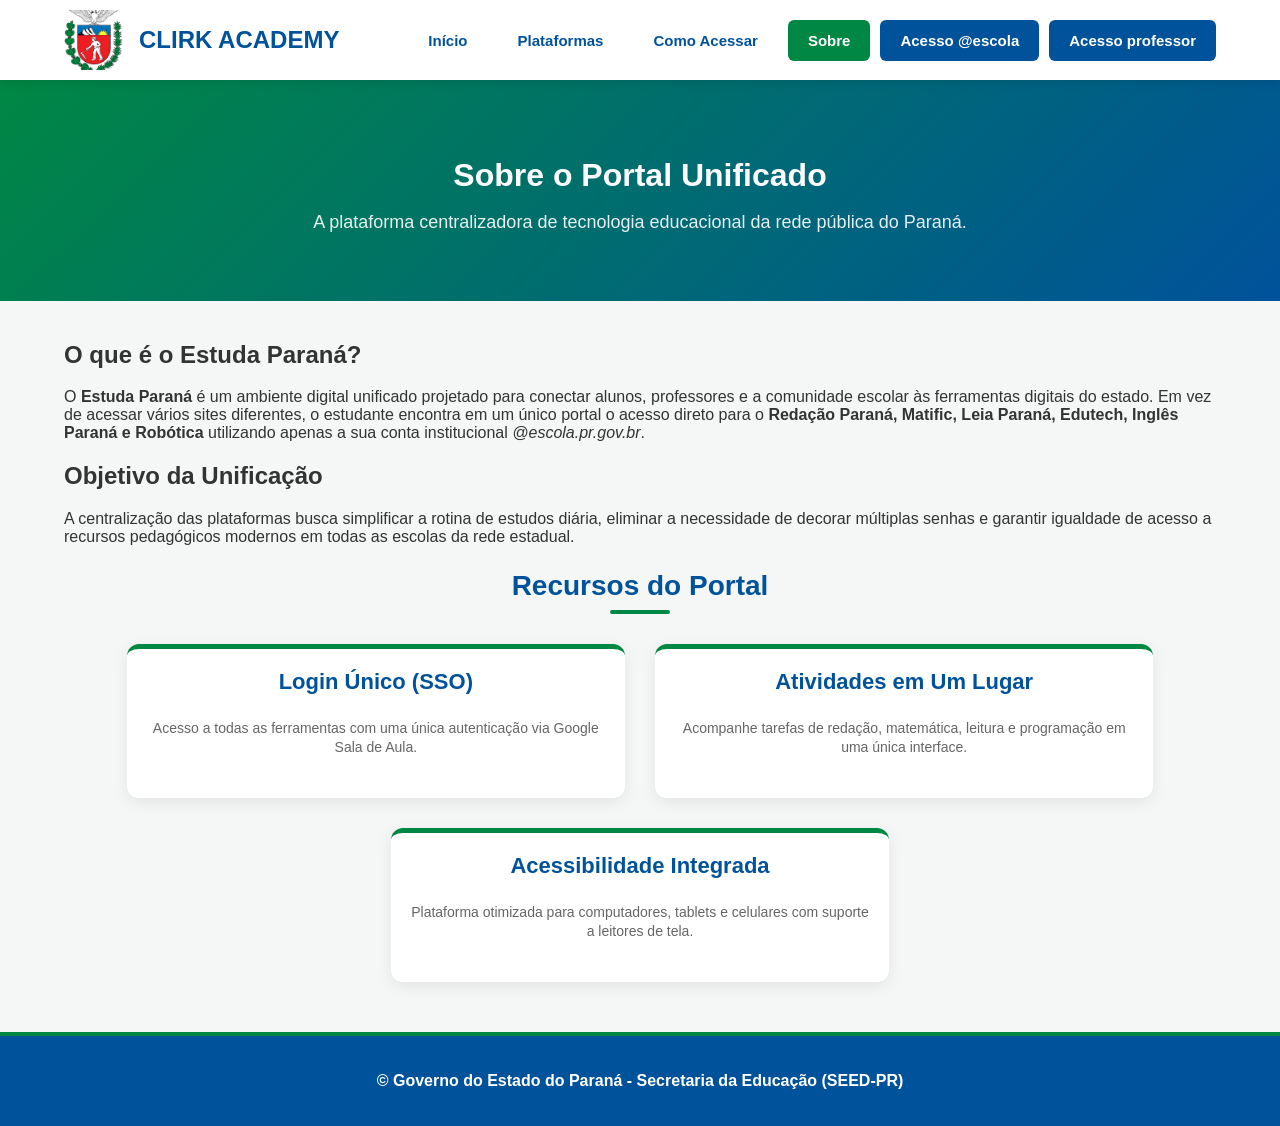
<file: sobre.html>
<!DOCTYPE html>
<html lang="pt-BR">
    <head>
        <title>Sobre - Portal Unificado de Estudos PR</title>
        <meta charset="utf-8">
        <meta name="viewport" content="width=device-width, initial-scale=1.0">
        <link rel="icon" type="image/png" href="img/logo-parana.png">
        <link rel="stylesheet" type="text/css" href="style.css">
    </head>
    <body>
        <!-- Cabeçalho -->
        <header class="header">
            <nav class="nav">
                <div class="nav-brand">
                    <img src="img/logo-parana.png" alt="Logotipo do Governo do Paraná" class="nav-logo">
                    <h1>Clirk Academy</h1>
                </div>

                <div class="nav-items">
                    <button class="manu"><img src="img/menu-icon.png" alt="Menu"></button>
                    <a href="index.html" class="nav-button">Início</a>
                    <a href="plataformas.html" class="nav-button">Plataformas</a>
                    <a href="tutoriais.html" class="nav-button">Como Acessar</a>
                    <a href="sobre.html" class="nav-button active">Sobre</a>
                    <a href="loginNew/index.php" class="nav-button btn-login">Acesso @escola</a>
                    <a href="loginNew/professor/index.php" class="nav-button btn-login">Acesso professor</a>
                </div>
            </nav>
        </header>

        <!-- Banner Interno -->
        <section class="banner banner-interno">
            <div class="banner-content">
                <h2>Sobre o Portal Unificado</h2>
                <p>A plataforma centralizadora de tecnologia educacional da rede pública do Paraná.</p>
            </div>
        </section>

        <!-- Conteúdo Principal -->
        <main class="main">
            <!-- Box Principal: O que é a Plataforma -->
            <section class="about-box">
                <h2 class="text-subtitle">O que é o Estuda Paraná?</h2>
                <p>O <strong>Estuda Paraná</strong> é um ambiente digital unificado projetado para conectar alunos, professores e a comunidade escolar às ferramentas digitais do estado. Em vez de acessar vários sites diferentes, o estudante encontra em um único portal o acesso direto para o <strong>Redação Paraná, Matific, Leia Paraná, Edutech, Inglês Paraná e Robótica</strong> utilizando apenas a sua conta institucional <em>@escola.pr.gov.br</em>.</p>
            </section>

            <!-- Box do Objetivo Central -->
            <section class="about-box">
                <h2 class="text-subtitle">Objetivo da Unificação</h2>
                <p>A centralização das plataformas busca simplificar a rotina de estudos diária, eliminar a necessidade de decorar múltiplas senhas e garantir igualdade de acesso a recursos pedagógicos modernos em todas as escolas da rede estadual.</p>
            </section>

            <!-- Grid de Recursos Unificados (Boxes) -->
            <h2 class="text">Recursos do Portal</h2>
            <div class="atractions">
                <div class="at box-card">
                    <div class="card-body">
                        <figcaption class="fig">Login Único (SSO)</figcaption>
                        <p class="card-desc">Acesso a todas as ferramentas com uma única autenticação via Google Sala de Aula.</p>
                    </div>
                </div>

                <div class="at box-card">
                    <div class="card-body">
                        <figcaption class="fig">Atividades em Um Lugar</figcaption>
                        <p class="card-desc">Acompanhe tarefas de redação, matemática, leitura e programação em uma única interface.</p>
                    </div>
                </div>

                <div class="at box-card">
                    <div class="card-body">
                        <figcaption class="fig">Acessibilidade Integrada</figcaption>
                        <p class="card-desc">Plataforma otimizada para computadores, tablets e celulares com suporte a leitores de tela.</p>
                    </div>
                </div>
            </div>
        </main>

        <!-- Rodapé -->
        <footer class="footer">
            <p><strong>© Governo do Estado do Paraná - Secretaria da Educação (SEED-PR)</strong></p>
        </footer>
    </body>
</html>
</file>
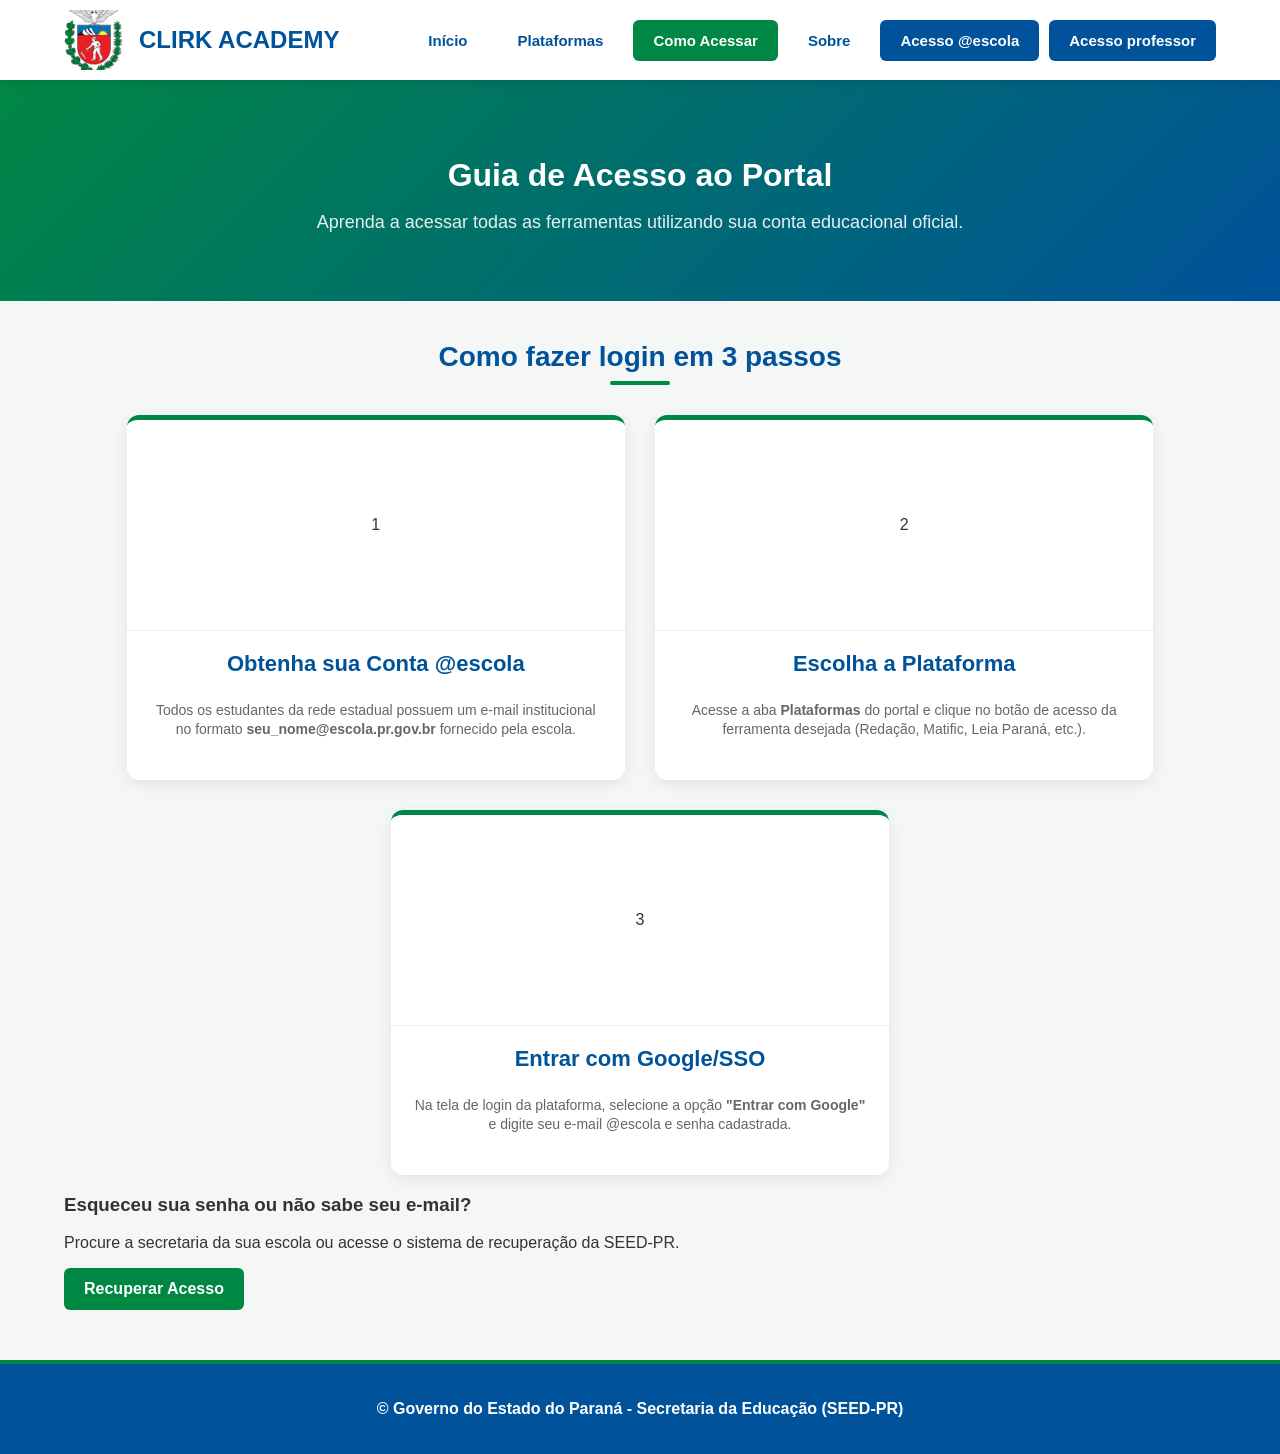
<file: tutoriais.html>
<html>
    <head>
        <title> </title>
    </head>
    <style type="text/css">
        .img{
            width: 30px;
            height: 30px;
        }
    </style>
<!DOCTYPE html>
    <html lang="pt-BR">
        <head>
            <title>Como Acessar - Portal Unificado de Estudos PR</title>
            <meta charset="utf-8">
            <meta name="viewport" content="width=device-width, initial-scale=1.0">
            <link rel="icon" type="image/png" href="img/logo-parana.png">
            <link rel="stylesheet" type="text/css" href="style.css">
        </head>
        <body>
            <!-- Cabeçalho -->
            <header class="header">
                <nav class="nav">
                    <div class="nav-brand">
                        <img src="img/logo-parana.png" alt="Logotipo do Governo do Paraná" class="nav-logo">
                        <h1>Clirk Academy</h1>
                    </div>
    
                    <div class="nav-items">
                        <button class="manu"><img src="img/menu-icon.png" alt="Menu"></button>
                        <a href="index.html" class="nav-button">Início</a>
                        <a href="plataformas.html" class="nav-button">Plataformas</a>
                        <a href="tutoriais.html" class="nav-button active">Como Acessar</a>
                        <a href="sobre.html" class="nav-button">Sobre</a>
                        <a href="loginNew/index.php" class="nav-button btn-login">Acesso @escola</a>
                        <a href="loginNew/professor/index.php" class="nav-button btn-login">Acesso professor</a>
                    </div>
                </nav>
            </header>
    
            <!-- Banner Interno -->
            <section class="banner banner-interno">
                <div class="banner-content">
                    <h2>Guia de Acesso ao Portal</h2>
                    <p>Aprenda a acessar todas as ferramentas utilizando sua conta educacional oficial.</p>
                </div>
            </section>
    
            <!-- Conteúdo Principal com Passo a Passo -->
            <main class="main">
                <h2 class="text">Como fazer login em 3 passos</h2>
                
                <div class="atractions">
                    <!-- Passo 1 -->
                    <div class="at box-card">
                        <div class="card-header step-header">
                            <span class="step-number">1</span>
                        </div>
                        <div class="card-body">
                            <figcaption class="fig">Obtenha sua Conta @escola</figcaption>
                            <p class="card-desc">Todos os estudantes da rede estadual possuem um e-mail institucional no formato <strong>seu_nome@escola.pr.gov.br</strong> fornecido pela escola.</p>
                        </div>
                    </div>
    
                    <!-- Passo 2 -->
                    <div class="at box-card">
                        <div class="card-header step-header">
                            <span class="step-number">2</span>
                        </div>
                        <div class="card-body">
                            <figcaption class="fig">Escolha a Plataforma</figcaption>
                            <p class="card-desc">Acesse a aba <strong>Plataformas</strong> do portal e clique no botão de acesso da ferramenta desejada (Redação, Matific, Leia Paraná, etc.).</p>
                        </div>
                    </div>
    
                    <!-- Passo 3 -->
                    <div class="at box-card">
                        <div class="card-header step-header">
                            <span class="step-number">3</span>
                        </div>
                        <div class="card-body">
                            <figcaption class="fig">Entrar com Google/SSO</figcaption>
                            <p class="card-desc">Na tela de login da plataforma, selecione a opção <strong>"Entrar com Google"</strong> e digite seu e-mail @escola e senha cadastrada.</p>
                        </div>
                    </div>
                </div>
    
                <!-- Caixa de Ajuda / Suporte -->
                <section class="help-box">
                    <h3>Esqueceu sua senha ou não sabe seu e-mail?</h3>
                    <p>Procure a secretaria da sua escola ou acesse o sistema de recuperação da SEED-PR.</p>
                    <a href="https://gestaoescolar.escoladigital.pr.gov.br/sites/gestao-escolar/arquivos_restritos/files/documento/2025-05/fluencia-pr-tutorial-email_escola.pdf" target="_blank" class="card-btn">Recuperar Acesso</a>
                </section>
            </main>
    
            <!-- Rodapé -->
            <footer class="footer">
                <p><strong>© Governo do Estado do Paraná - Secretaria da Educação (SEED-PR)</strong></p>
            </footer>
        </body>
    </html>
</html>
</file>
<file: style.css>
/* --- CONFIGURAÇÕES GERAIS E CORES --- */
:root {
    --verde-parana: #008744;
    --verde-escuro: #005c2e;
    --azul-parana: #00529b;
    --azul-hover: #00386b;
    --branco: #ffffff;
    --cinza-fundo: #f4f7f6;
    --cinza-texto: #333333;
}

body {
    background-color: var(--cinza-fundo);
    margin: 0px;
    color: var(--cinza-texto);
    font-family: Arial, Helvetica, sans-serif;
}

/* --- CABEÇALHO E NAVEGAÇÃO --- */
.header {
    background-color: var(--branco);
    box-shadow: 0 2px 10px rgba(0, 0, 0, 0.1);
    position: sticky;
    top: 0;
    z-index: 1000;
}

.nav {
    background-color: var(--branco);
    font-size: 20px;
    display: flex;
    align-items: center;
    padding: 10px 5%;
}

.nav-brand {
    display: flex;
    align-items: center;
    gap: 15px;
}

.nav h1 {
    margin: 0;
    color: var(--azul-parana);
    font-size: 24px;
    text-transform: uppercase;
    font-weight: bold;
}

.nav-logo {
    height: 60px;
    object-fit: contain;
}

.nav-items {
    margin-left: auto;
    display: flex;
    align-items: center;
    gap: 10px;
}

.nav-button {
    padding: 10px 18px;
    background-color: var(--branco);
    color: var(--azul-parana);
    border: 2px solid transparent;
    border-radius: 6px;
    text-decoration: none;
    font-size: 15px;
    font-weight: bold;
    transition: all 0.3s ease;
}

.nav-button:hover, .nav-button.active {
    background-color: var(--verde-parana);
    color: var(--branco);
}

.btn-login {
    background-color: var(--azul-parana);
    color: var(--branco);
}

.btn-login:hover {
    background-color: var(--azul-hover);
}

.manu {
    display: none;
    padding: 8px;
    background-color: var(--verde-parana);
    border: none;
    border-radius: 4px;
    cursor: pointer;
}

.manu img {
    height: 20px;
}

/* --- BANNER --- */
.banner {
    width: 100%;
    background: linear-gradient(135deg, var(--verde-parana), var(--azul-parana));
    color: var(--branco);
    text-align: center;
    padding: 50px 20px;
    box-sizing: border-box;
}

.banner-content {
    max-width: 800px;
    margin: 0 auto;
}

.banner h2 {
    font-size: 32px;
    margin-bottom: 10px;
}

.banner p {
    font-size: 18px;
    opacity: 0.9;
}

/* --- CONTEÚDO PRINCIPAL E CARDS (BOXES) --- */
.main {
    width: 90%;
    max-width: 1200px;
    margin: 40px auto;
}

.text {
    text-align: center;
    font-size: 28px;
    color: var(--azul-parana);
    margin-bottom: 30px;
    position: relative;
}

.text::after {
    content: '';
    display: block;
    width: 60px;
    height: 4px;
    background-color: var(--verde-parana);
    margin: 8px auto 0 auto;
    border-radius: 2px;
}

.atractions {
    display: flex;
    flex-wrap: wrap;
    justify-content: center;
    gap: 30px;
}

/* Estilização da Box (Card) */
.at.box-card {
    background-color: var(--branco);
    width: calc(45% - 20px);
    min-width: 280px;
    border-radius: 12px;
    box-shadow: 0 4px 15px rgba(0, 0, 0, 0.08);
    border-top: 5px solid var(--verde-parana);
    display: flex;
    flex-direction: column;
    overflow: hidden;
    transition: transform 0.3s ease, box-shadow 0.3s ease;
}

.at.box-card:hover {
    transform: translateY(-5px);
    box-shadow: 0 8px 25px rgba(0, 0, 0, 0.15);
    border-top-color: var(--azul-parana);
}

.card-header {
    height: 180px;
    background-color: #ffffff;
    display: flex;
    align-items: center;
    justify-content: center;
    padding: 15px;
    border-bottom: 1px solid #eeeeee;
}

.at-img {
    max-width: 100%;
    max-height: 100%;
    object-fit: contain;
}

.card-body {
    padding: 20px;
    display: flex;
    flex-direction: column;
    flex-grow: 1;
    text-align: center;
}

.fig {
    font-size: 22px;
    font-weight: bold;
    color: var(--azul-parana);
    margin-bottom: 10px;
}

.card-desc {
    font-size: 14px;
    color: #666666;
    margin-bottom: 20px;
    flex-grow: 1;
    line-height: 1.4;
}

.card-btn {
    display: inline-block;
    background-color: var(--verde-parana);
    color: var(--branco);
    padding: 12px 20px;
    text-decoration: none;
    border-radius: 6px;
    font-weight: bold;
    transition: background-color 0.3s ease;
}

.card-btn:hover {
    background-color: var(--verde-escuro);
}

/* --- RODAPÉ --- */
.footer {
    background-color: var(--azul-parana);
    color: var(--branco);
    padding: 20px;
    text-align: center;
    margin-top: 50px;
    border-top: 4px solid var(--verde-parana);
}

/* --- RESPONSIVIDADE --- */
@media (max-width: 768px) {
    .at.box-card {
        width: 100%;
    }
    
    .banner h2 {
        font-size: 24px;
    }
}

@media (max-width: 550px) {
    .nav {
        padding: 10px;
    }

    .nav-logo {
        height: 40px;
    }

    .nav h1 {
        font-size: 16px;
    }

    .manu {
        display: block;
    }

    .nav-button {
        display: none;
    }

    .nav-items:hover .nav-button {
        display: block;
        width: 100%;
        text-align: center;
        background-color: var(--azul-parana);
        color: var(--branco);
    }
    /* --- COMPLEMENTOS PARA A PÁGINA DE PLATAFORMAS --- */

.banner-interno {
    padding: 35px 20px;
    background: linear-gradient(135deg, var(--azul-parana), var(--verde-parana));
}

.categoria-secao {
    margin-bottom: 50px;
}

.categoria-titulo {
    font-size: 24px;
    color: var(--verde-escuro);
    border-bottom: 3px solid var(--verde-parana);
    padding-bottom: 8px;
    margin-bottom: 25px;
    display: inline-block;
}

/* Ajuste do grid quando houver 3 caixas em telas grandes */
@media (min-width: 992px) {
    .atractions {
        justify-content: flex-start;
    }
    
    .at.box-card {
        width: calc(33.333% - 20px);
    }
}
/* --- ESTILOS PARA A PÁGINA DE TUTORIAIS --- */

.step-header {
    background-color: var(--verde-parana);
    display: flex;
    justify-content: center;
    align-items: center;
}

.step-number {
    font-size: 48px;
    font-weight: bold;
    color: var(--branco);
    background-color: var(--azul-parana);
    width: 80px;
    height: 80px;
    border-radius: 50%;
    display: flex;
    justify-content: center;
    align-items: center;
    box-shadow: 0 4px 10px rgba(0, 0, 0, 0.15);
}

.help-box {
    background-color: var(--branco);
    border-left: 6px solid var(--azul-parana);
    padding: 25px;
    margin-top: 40px;
    border-radius: 8px;
    box-shadow: 0 4px 15px rgba(0, 0, 0, 0.05);
    text-align: center;
}

.help-box h3 {
    color: var(--azul-parana);
    margin-top: 0;
}

.help-box p {
    color: var(--cinza-texto);
    margin-bottom: 20px;
}
/* --- ESTILOS PARA A PÁGINA SOBRE --- */

.about-box {
    background-color: var(--branco);
    border-radius: 12px;
    padding: 35px;
    margin-bottom: 40px;
    box-shadow: 0 4px 15px rgba(0, 0, 0, 0.08);
    border-top: 5px solid var(--azul-parana);
}

.text-subtitle {
    color: var(--azul-parana);
    margin-top: 0;
    font-size: 24px;
}

.about-box p {
    line-height: 1.7;
    font-size: 16px;
    color: var(--cinza-texto);
    margin: 0;
}

.icon-pilar {
    font-size: 40px;
}
}
</file>
